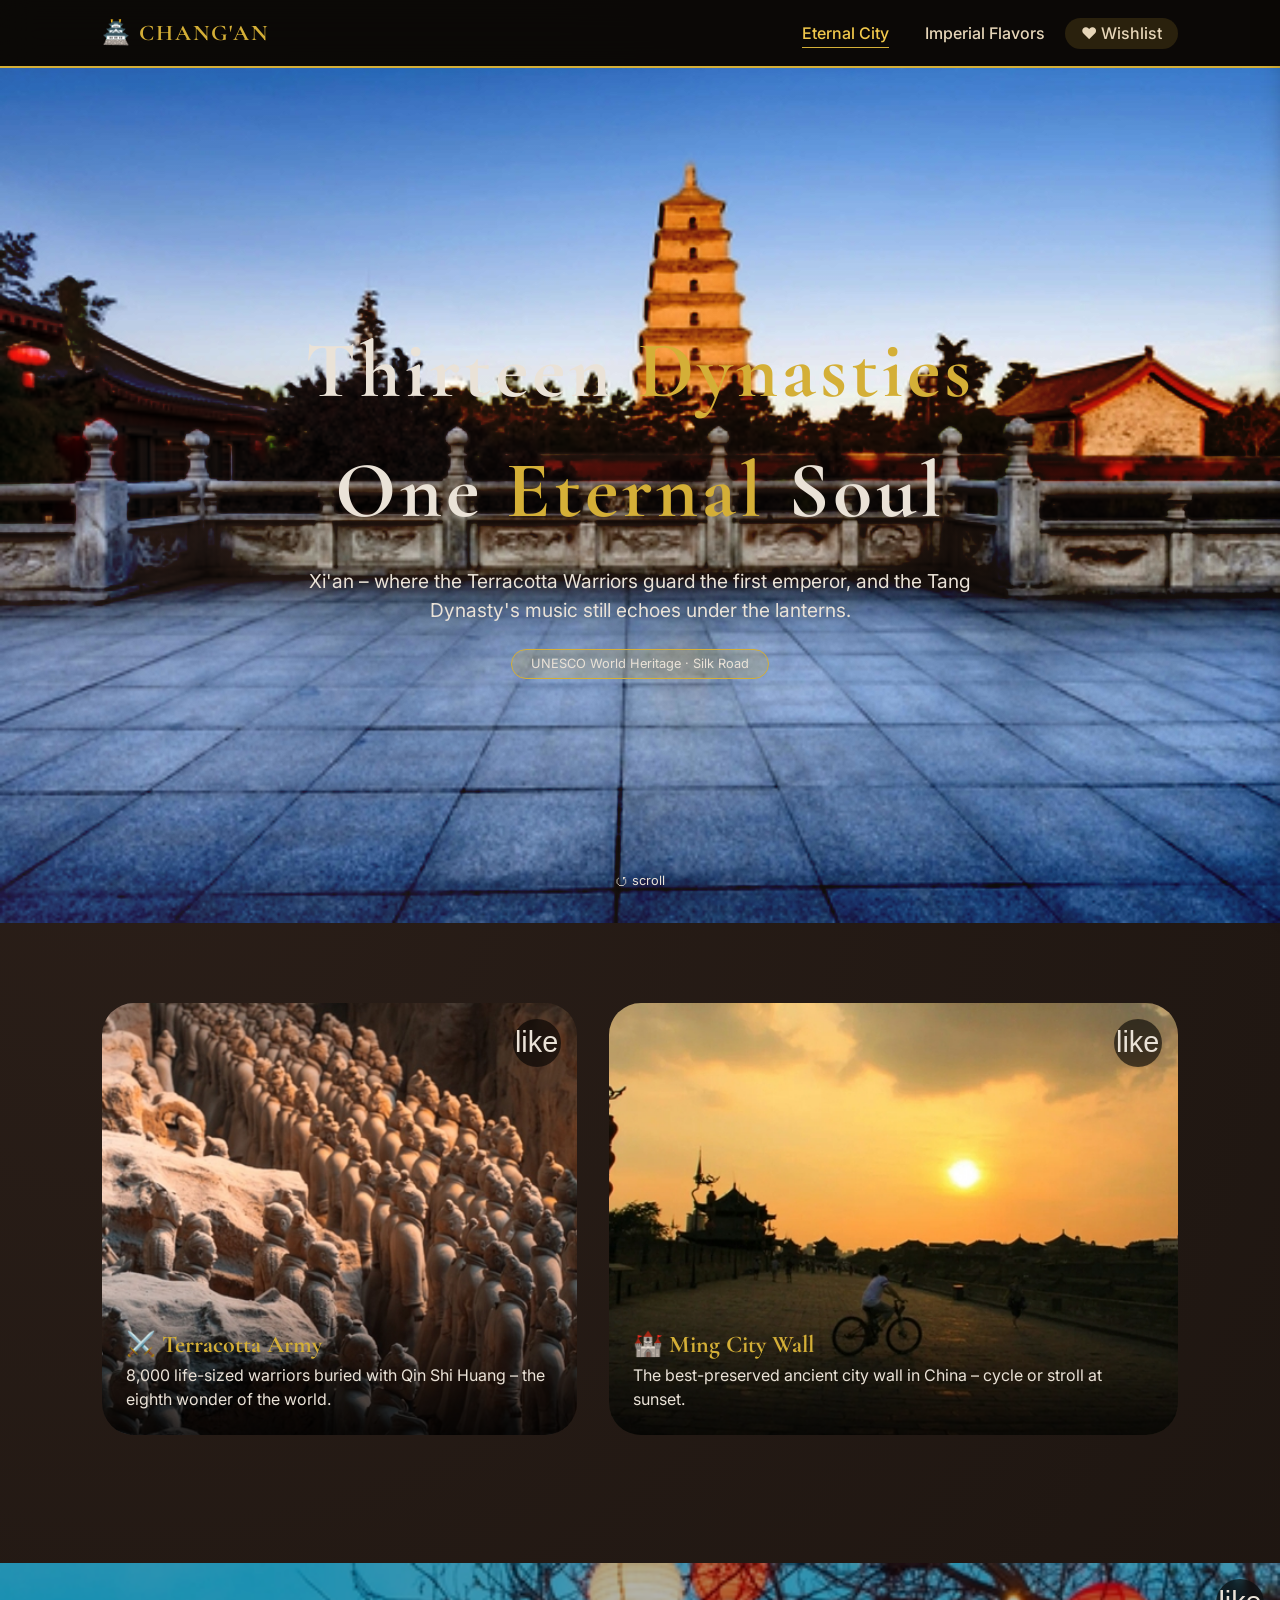
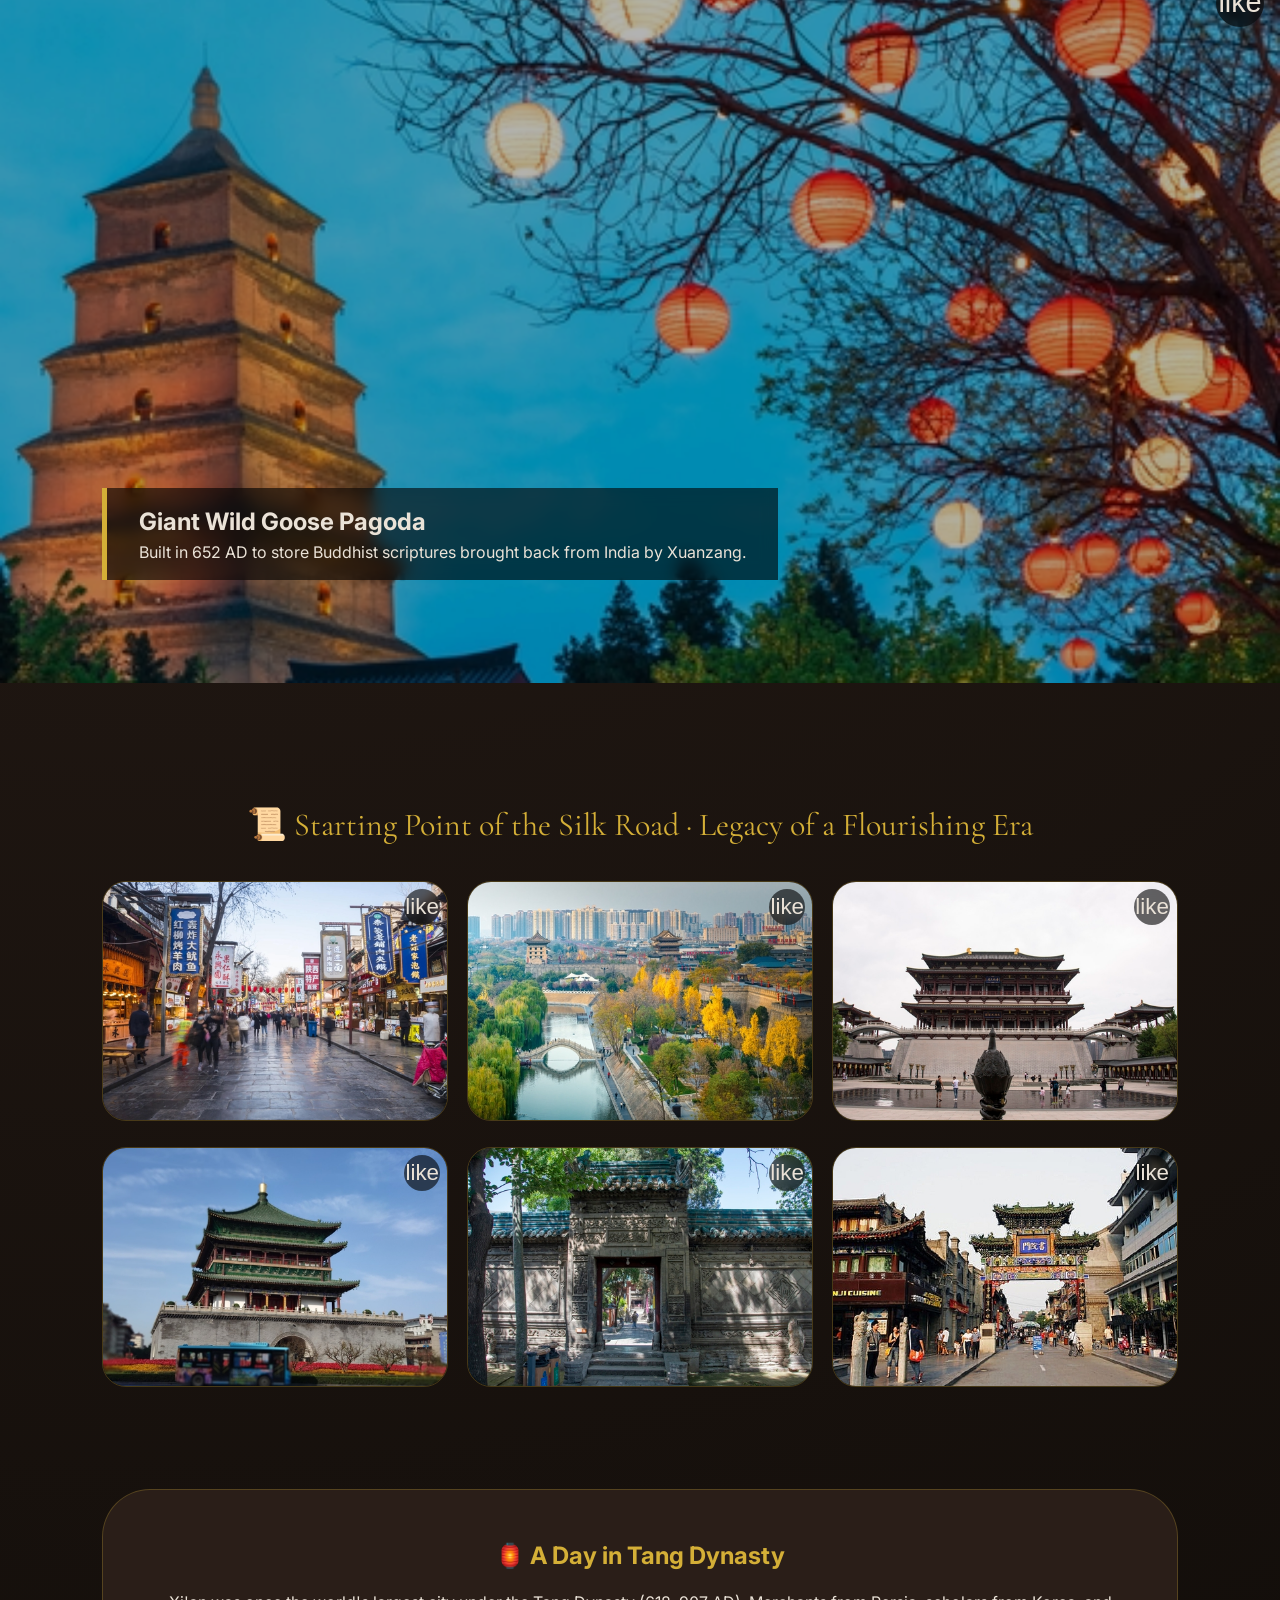
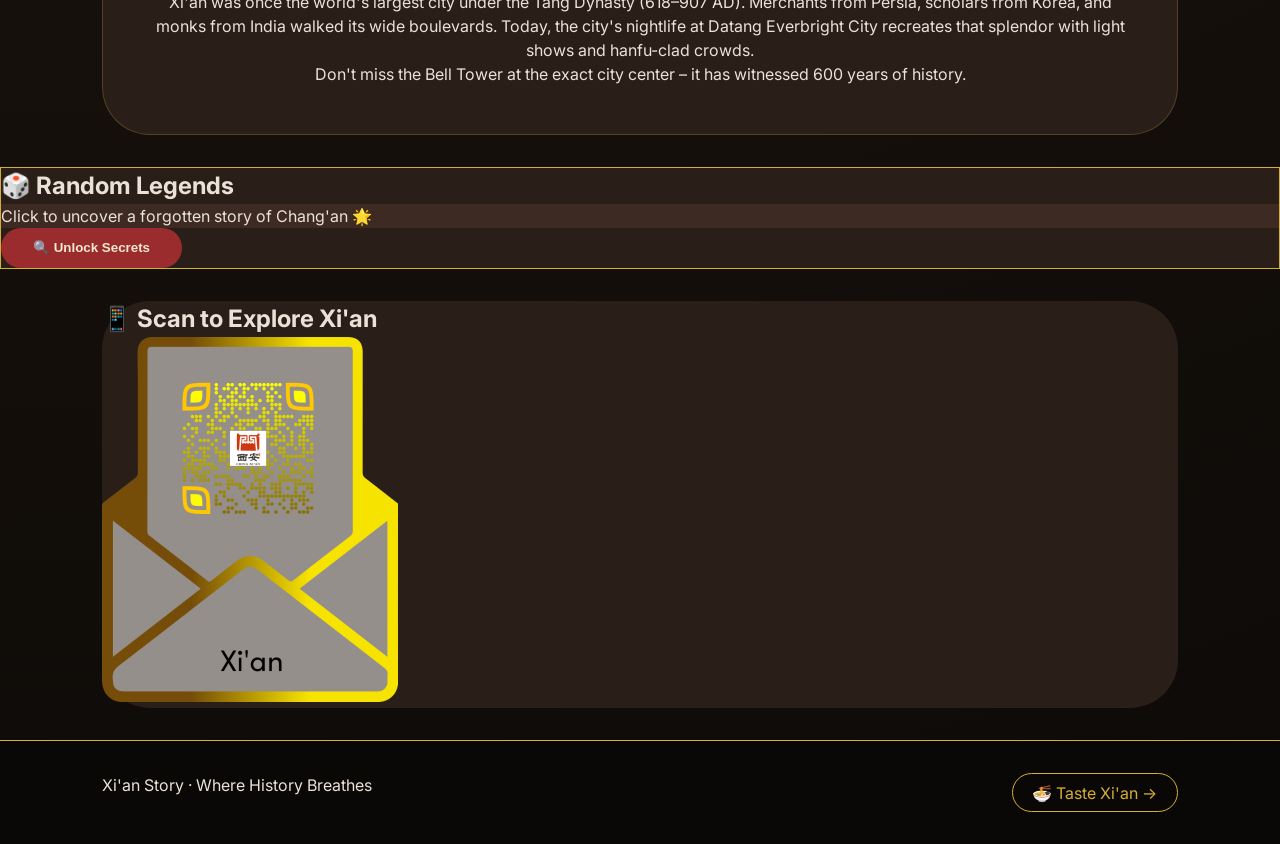
<file: index.html>
<!DOCTYPE html>
<html lang="en">
<head>
  <meta charset="UTF-8">
  <meta name="viewport" content="width=device-width, initial-scale=1.0">
  <title>Xi'an · Eternal Chang'an</title>
  <link rel="stylesheet" href="style.css">
  <link href="https://fonts.googleapis.com/css2?family=Cormorant+Garamond:ital,wght@0,400;0,500;0,600;0,700;1,400&family=Inter:opsz,wght@14..32,300;400;500;600;700&display=swap" rel="stylesheet">
<!-- Google tag (gtag.js) -->
<script async src="https://www.googletagmanager.com/gtag/js?id=G-RF5ZYP3XSM"></script>
<script>
  window.dataLayer = window.dataLayer || [];
  function gtag(){dataLayer.push(arguments);}
  gtag('js', new Date());

  gtag('config', 'G-RF5ZYP3XSM');
</script>
</head>
<body class="xian-page">

<header class="header-layered">
  <div class="header-bg"></div>
  <div class="header-content">
    <div class="logo">🏯 CHANG'AN</div>
    <nav>
      <a href="index.html" class="active">Eternal City</a>
      <a href="food.html">Imperial Flavors</a>
      <a href="#" id="wishlistNavBtn" class="wishlist-nav-link">❤️ Wishlist</a>
    </nav>
  </div>
</header>

<section class="hero-xian">
  <div class="hero-text">
    <h1>Thirteen <span class="gold">Dynasties</span><br>One <span class="gold">Eternal</span> Soul</h1>
    <p>Xi'an – where the Terracotta Warriors guard the first emperor, and the Tang Dynasty's music still echoes under the lanterns.</p>
    <div class="hero-badge">UNESCO World Heritage · Silk Road</div>
  </div>
  <div class="hero-scroll">⭯ scroll</div>
</section>

<section class="overlap-grid">
  <div class="overlap-card favorite-item" data-id="terracotta_army" data-name="Terracotta Army" data-type="attraction" data-image="images/terracotta.jpg">
    <img src="images/terracotta.jpg" alt="Terracotta Warriors">
    <div class="card-caption">
      <h2>⚔️ Terracotta Army</h2>
      <p>8,000 life-sized warriors buried with Qin Shi Huang – the eighth wonder of the world.</p>
    </div>
    <button class="fav-btn" data-fav="terracotta_army">🤍</button>
  </div>
  <div class="overlap-card wide favorite-item" data-id="city_wall" data-name="Ming City Wall" data-type="attraction" data-image="images/citywall.jpg">
    <img src="images/citywall.jpg" alt="Ancient City Wall">
    <div class="card-caption">
      <h2>🏰 Ming City Wall</h2>
      <p>The best-preserved ancient city wall in China – cycle or stroll at sunset.</p>
    </div>
    <button class="fav-btn" data-fav="city_wall">🤍</button>
  </div>
</section>

<section class="poem-bleed favorite-item" data-id="wild_goose_pagoda" data-name="Giant Wild Goose Pagoda" data-type="attraction" data-image="images/dayanta.jpg">
  <img src="images/dayanta.jpg" alt="Giant Wild Goose Pagoda">
  <div class="poem-overlay">
    <h2>Giant Wild Goose Pagoda</h2>
    <p>Built in 652 AD to store Buddhist scriptures brought back from India by Xuanzang.</p>
  </div>
  <button class="fav-btn" data-fav="wild_goose_pagoda">🤍</button>
</section>

<section class="mosaic-gallery">
  <div class="mosaic-title">📜 Starting Point of the Silk Road · Legacy of a Flourishing Era</div>
  <div class="mosaic-grid">
    <div class="grid-item favorite-item" data-id="muslim_quarter" data-name="Muslim Quarter" data-type="attraction" data-image="images/muslimquarter.jpg">
      <img src="images/muslimquarter.jpg" alt="Muslim Quarter">
      <button class="fav-btn small-fav" data-fav="muslim_quarter">🤍</button>
    </div>
    <div class="grid-item favorite-item" data-id="huanchengpark" data-name="City Moat Park" data-type="attraction" data-image="images/huanchengpark.jpg">
      <img src="images/huanchengpark.jpg" alt="City moat park">
      <button class="fav-btn small-fav" data-fav="huanchengpark">🤍</button>
    </div>
    <div class="grid-item favorite-item" data-id="tangpalace" data-name="Tang Paradise" data-type="attraction" data-image="images/tangpalace.jpg">
      <img src="images/tangpalace.jpg" alt="Tang Paradise">
      <button class="fav-btn small-fav" data-fav="tangpalace">🤍</button>
    </div>
    <div class="grid-item favorite-item" data-id="belltower" data-name="Bell Tower" data-type="attraction" data-image="images/belltower.jpg">
      <img src="images/belltower.jpg" alt="Bell Tower">
      <button class="fav-btn small-fav" data-fav="belltower">🤍</button>
    </div>
    <div class="grid-item favorite-item" data-id="greatmosque" data-name="Great Mosque" data-type="attraction" data-image="images/greatmosque.jpg">
      <img src="images/greatmosque.jpg" alt="Great Mosque">
      <button class="fav-btn small-fav" data-fav="greatmosque">🤍</button>
    </div>
    <div class="grid-item favorite-item" data-id="shuyuanmen" data-name="Shuyuanmen Culture Street" data-type="attraction" data-image="images/shuyuanmen.jpg">
      <img src="images/shuyuanmen.jpg" alt="Shuyuanmen culture street">
      <button class="fav-btn small-fav" data-fav="shuyuanmen">🤍</button>
    </div>
  </div>
</section>

<section class="rich-text">
  <h2>🏮 A Day in Tang Dynasty</h2>
  <p>Xi'an was once the world's largest city under the Tang Dynasty (618–907 AD). Merchants from Persia, scholars from Korea, and monks from India walked its wide boulevards. Today, the city's nightlife at Datang Everbright City recreates that splendor with light shows and hanfu-clad crowds.</p>
  <p>Don't miss the Bell Tower at the exact city center – it has witnessed 600 years of history.</p>
</section>

<section class="interactive-module xian-module">
  <div class="module-inner">
    <h2>🎲 Random Legends</h2>
    <div class="fact-card" id="factDisplay">
      <p id="funFactText">Click to uncover a forgotten story of Chang'an 🌟</p>
    </div>
    <button class="vibrant-btn" id="randomFactBtn">🔍 Unlock Secrets</button>
  </div>
</section>

<section class="qr-center xian-qr">
  <h2>📱 Scan to Explore Xi'an</h2>
  <img src="images/qr.png" alt="QR code">
</section>

<footer class="footer-xian">
  <p>Xi'an Story · Where History Breathes</p>
  <a href="food.html" class="footer-link">🍜 Taste Xi'an →</a>
</footer>

<div id="lightbox" class="lightbox">
  <span class="close-lightbox">&times;</span>
  <img class="lightbox-content" id="lightbox-img">
</div>

<!-- Wishlist Sidebar -->
<div id="wishlistSidebar" class="wishlist-sidebar">
  <div class="wishlist-header">
    <h3>❤️ My Wishlist</h3>
    <button id="closeWishlistBtn" class="close-wishlist">&times;</button>
  </div>
  <div id="wishlistItemsContainer" class="wishlist-items">
    <p class="empty-wishlist-msg">Your wishlist is empty. Click the 🤍 button on any attraction or dish to save it here.</p>
  </div>
  <div class="wishlist-footer">
    <button id="shareWishlistBtn" class="vibrant-btn small-share">📤 Share Wishlist</button>
    <button id="clearWishlistBtn" class="vibrant-btn small-clear">🗑️ Clear All</button>
  </div>
</div>
<div id="wishlistOverlay" class="wishlist-overlay"></div>

<!-- Exit Popup Modal -->
<div id="exitPopup" class="exit-popup">
  <div class="exit-popup-content">
    <span class="close-exit-popup">&times;</span>
    <h3>🍜 Before you leave...</h3>
    <p>Discover the hidden flavors of Xi'an! Get exclusive food & travel tips straight to your inbox.</p>
    <input type="email" placeholder="Your email address" id="exitEmailInput">
    <button id="exitSubscribeBtn" class="vibrant-btn">Stay Inspired ✨</button>
    <p class="exit-note">No spam, just timeless Chang'an stories.</p>
  </div>
</div>

<script src="script.js"></script>
</body>
</html>
</file>
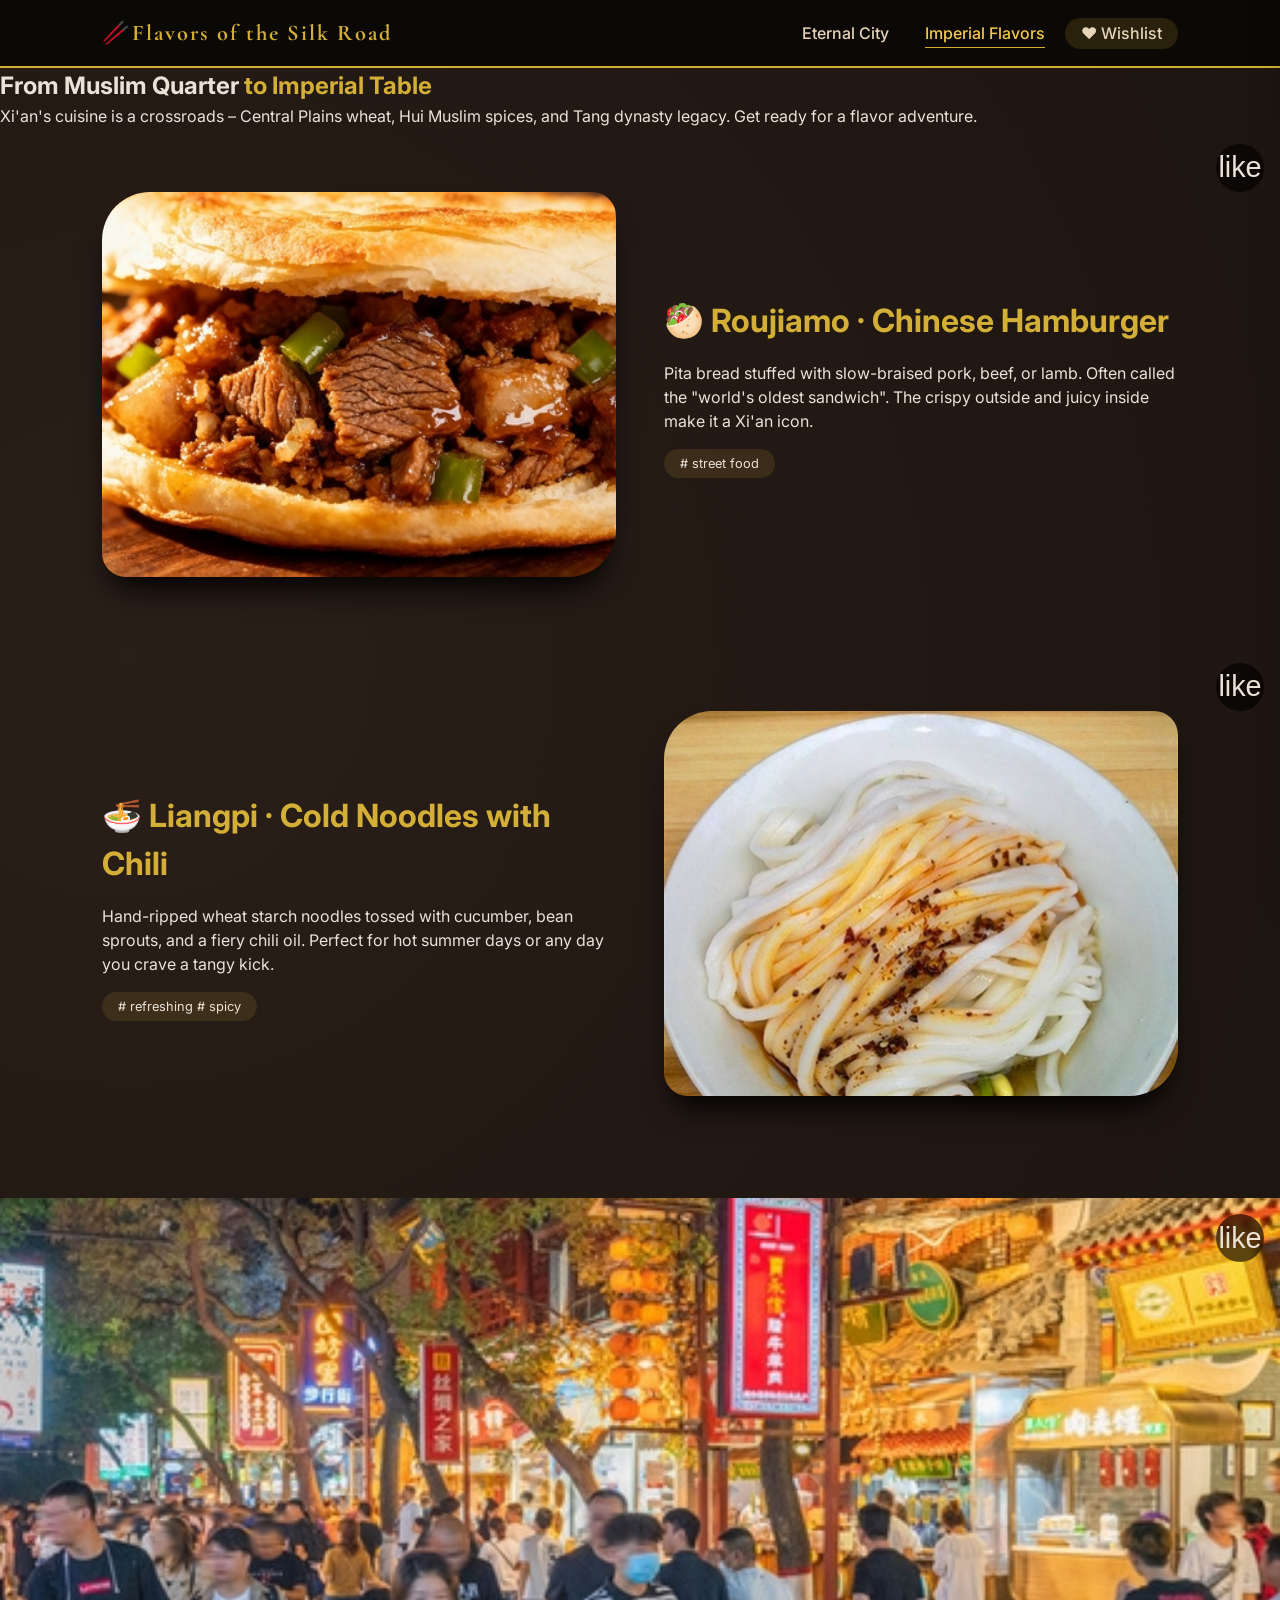
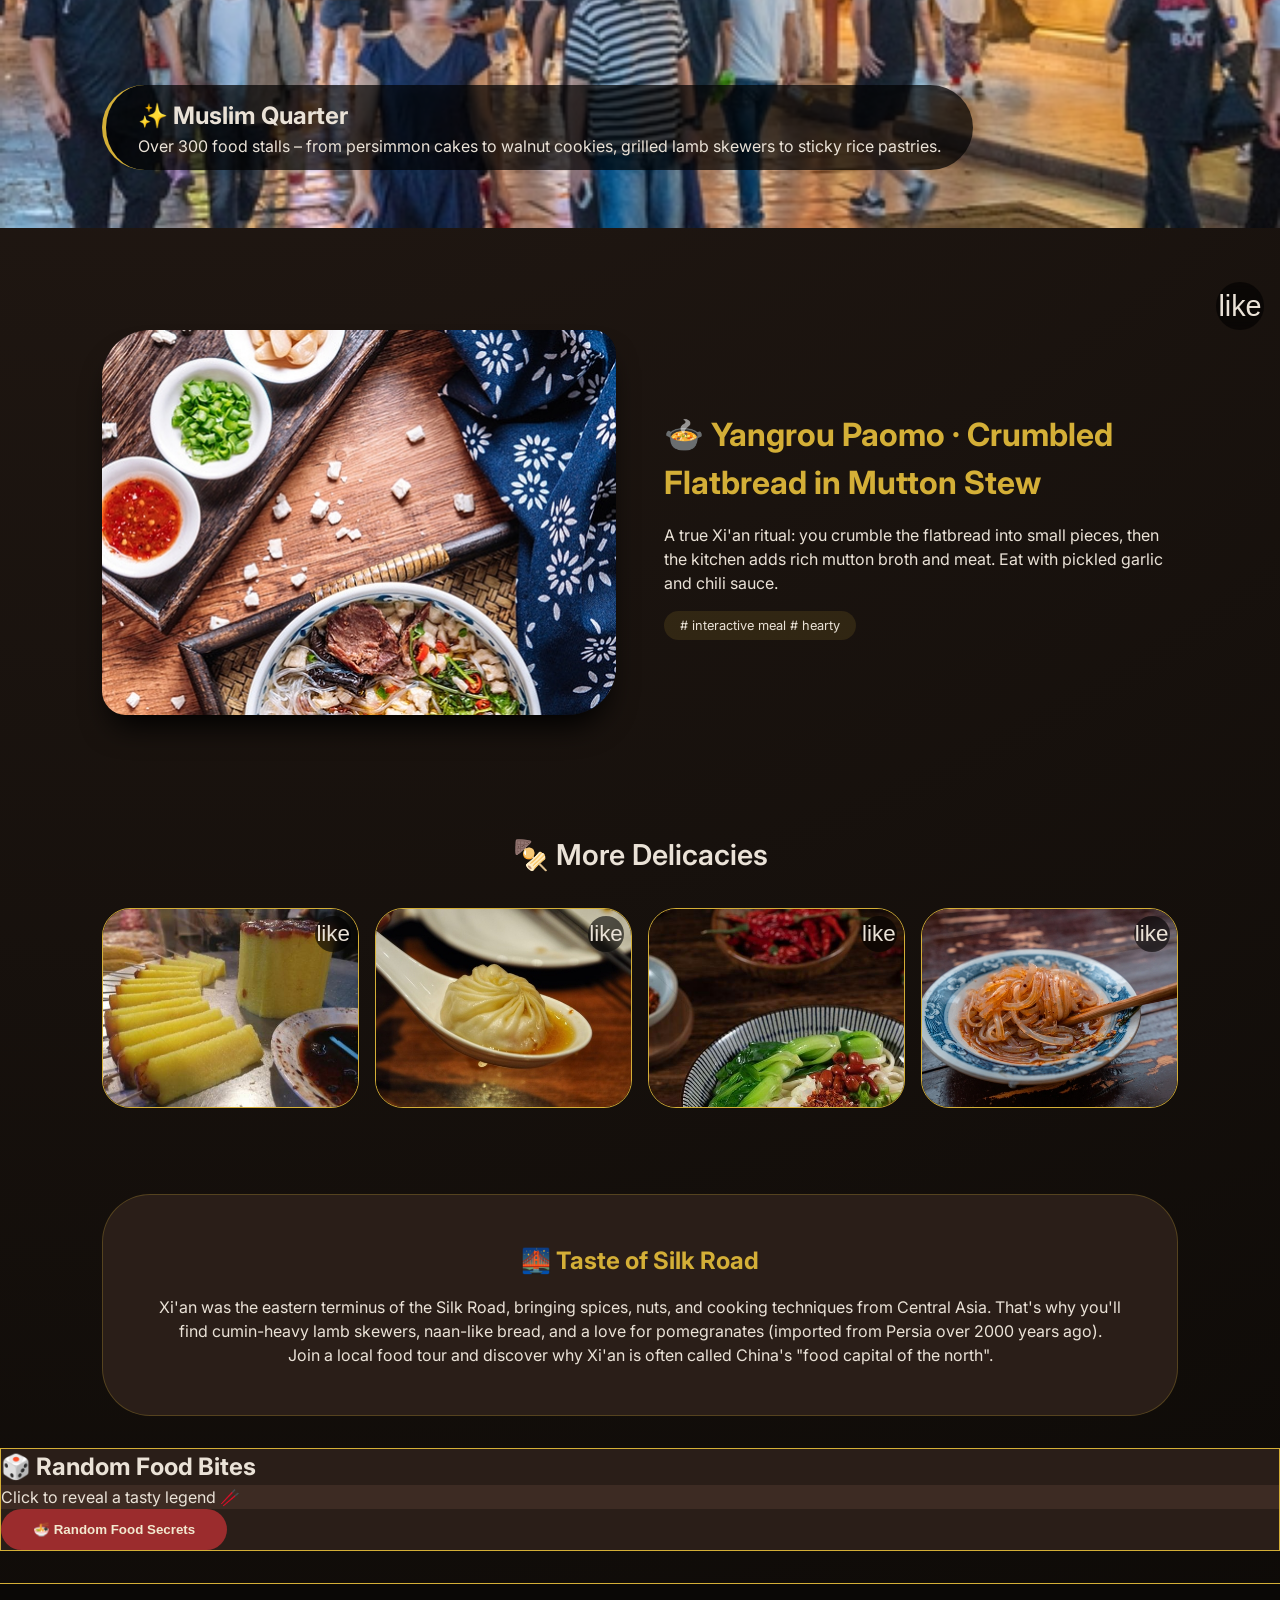
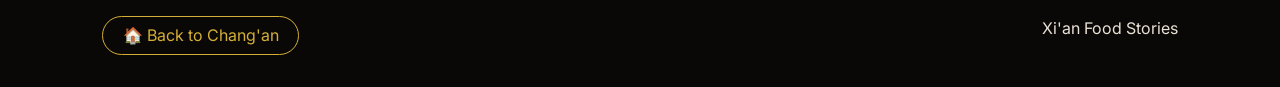
<file: food.html>
<!DOCTYPE html>
<html lang="en">
<head>
  <meta charset="UTF-8">
  <meta name="viewport" content="width=device-width, initial-scale=1.0">
  <title>Xi'an Food · A Bite of Chang'an</title>
  <link rel="stylesheet" href="style.css">
  <link href="https://fonts.googleapis.com/css2?family=Cormorant+Garamond:ital,wght@0,400;0,500;0,600;0,700;1,400&family=Inter:opsz,wght@14..32,300;400;500;600;700&display=swap" rel="stylesheet">
</head>
<body class="xian-page food-xian">

<header class="header-layered">
  <div class="header-bg"></div>
  <div class="header-content">
    <div class="logo">🥢Flavors of the Silk Road</div>
    <nav>
      <a href="index.html">Eternal City</a>
      <a href="food.html" class="active">Imperial Flavors</a>
      <a href="#" id="wishlistNavBtn" class="wishlist-nav-link">❤️ Wishlist</a>
    </nav>
  </div>
</header>

<section class="food-hero-xian">
  <div class="food-hero-bg"></div>
  <div class="food-hero-text">
    <h1>From Muslim Quarter <span class="gold">to Imperial Table</span></h1>
    <p>Xi'an's cuisine is a crossroads – Central Plains wheat, Hui Muslim spices, and Tang dynasty legacy. Get ready for a flavor adventure.</p>
  </div>
</section>

<section class="dish-showcase favorite-item" data-id="roujiamo" data-name="Roujiamo (Chinese Hamburger)" data-type="food" data-image="images/roujiamo.jpg">
  <div class="dish-img">
    <img src="images/roujiamo.jpg" alt="Roujiamo">
  </div>
  <div class="dish-desc">
    <h2>🥙 Roujiamo · Chinese Hamburger</h2>
    <p>Pita bread stuffed with slow-braised pork, beef, or lamb. Often called the "world's oldest sandwich". The crispy outside and juicy inside make it a Xi'an icon.</p>
    <div class="dish-tag"># street food</div>
  </div>
  <button class="fav-btn" data-fav="roujiamo">🤍</button>
</section>

<section class="dish-showcase reverse favorite-item" data-id="liangpi" data-name="Liangpi (Cold Noodles)" data-type="food" data-image="images/liangpi.jpg">
  <div class="dish-img">
    <img src="images/liangpi.jpg" alt="Liangpi cold noodles">
  </div>
  <div class="dish-desc">
    <h2>🍜 Liangpi · Cold Noodles with Chili</h2>
    <p>Hand-ripped wheat starch noodles tossed with cucumber, bean sprouts, and a fiery chili oil. Perfect for hot summer days or any day you crave a tangy kick.</p>
    <div class="dish-tag"># refreshing # spicy</div>
  </div>
  <button class="fav-btn" data-fav="liangpi">🤍</button>
</section>

<section class="food-full favorite-item" data-id="muslim_quarter_night" data-name="Muslim Quarter Night Market" data-type="food" data-image="images/muslimquarter_night.jpg">
  <img src="images/muslimquarter_night.jpg" alt="Muslim Quarter at night">
  <div class="food-full-caption">
    <h2>✨ Muslim Quarter</h2>
    <p>Over 300 food stalls – from persimmon cakes to walnut cookies, grilled lamb skewers to sticky rice pastries.</p>
  </div>
  <button class="fav-btn" data-fav="muslim_quarter_night">🤍</button>
</section>

<section class="dish-showcase favorite-item" data-id="yangrou_paomo" data-name="Yangrou Paomo (Mutton Stew)" data-type="food" data-image="images/paomo.jpg">
  <div class="dish-img">
    <img src="images/paomo.jpg" alt="Yangrou Paomo">
  </div>
  <div class="dish-desc">
    <h2>🍲 Yangrou Paomo · Crumbled Flatbread in Mutton Stew</h2>
    <p>A true Xi'an ritual: you crumble the flatbread into small pieces, then the kitchen adds rich mutton broth and meat. Eat with pickled garlic and chili sauce.</p>
    <div class="dish-tag"># interactive meal # hearty</div>
  </div>
  <button class="fav-btn" data-fav="yangrou_paomo">🤍</button>
</section>

<section class="snack-gallery">
  <div class="gallery-header">🍢 More Delicacies</div>
  <div class="snack-grid">
    <div class="snack-item favorite-item" data-id="jujube_cake" data-name="Jujube Cake" data-type="food" data-image="images/zaozipudding.jpg">
      <img src="images/zaozipudding.jpg" alt="Jujube cake">
      <button class="fav-btn small-fav" data-fav="jujube_cake">🤍</button>
    </div>
    <div class="snack-item favorite-item" data-id="guantangbao" data-name="Guan Tang Bao (Soup Dumplings)" data-type="food" data-image="images/guantangbao.jpg">
      <img src="images/guantangbao.jpg" alt="Guan Tang Bao (soup dumplings)">
      <button class="fav-btn small-fav" data-fav="guantangbao">🤍</button>
    </div>
    <div class="snack-item favorite-item" data-id="youpomian" data-name="Youpo Noodles" data-type="food" data-image="images/youpomian.jpg">
      <img src="images/youpomian.jpg" alt="Youpo Noodles">
      <button class="fav-btn small-fav" data-fav="youpomian">🤍</button>
    </div>
    <div class="snack-item favorite-item" data-id="liangfen" data-name="Liangfen Jelly" data-type="food" data-image="images/liangfen.jpg">
      <img src="images/liangfen.jpg" alt="Liangfen jelly">
      <button class="fav-btn small-fav" data-fav="liangfen">🤍</button>
    </div>
  </div>
</section>

<section class="rich-text">
  <h2>🌉 Taste of Silk Road</h2>
  <p>Xi'an was the eastern terminus of the Silk Road, bringing spices, nuts, and cooking techniques from Central Asia. That's why you'll find cumin-heavy lamb skewers, naan-like bread, and a love for pomegranates (imported from Persia over 2000 years ago).</p>
  <p>Join a local food tour and discover why Xi'an is often called China's "food capital of the north".</p>
</section>

<section class="interactive-module xian-module">
  <div class="module-inner">
    <h2>🎲 Random Food Bites</h2>
    <div class="fact-card" id="foodFactDisplay">
      <p id="funFactText">Click to reveal a tasty legend 🥢</p>
    </div>
    <button class="vibrant-btn" id="randomFoodFactBtn">🍜 Random Food Secrets</button>
  </div>
</section>

<footer class="footer-xian">
  <a href="index.html" class="footer-link">🏠 Back to Chang'an</a>
  <p>Xi'an Food Stories</p>
</footer>

<div id="lightbox" class="lightbox">
  <span class="close-lightbox">&times;</span>
  <img class="lightbox-content" id="lightbox-img">
</div>

<!-- Wishlist Sidebar (same as index) -->
<div id="wishlistSidebar" class="wishlist-sidebar">
  <div class="wishlist-header">
    <h3>❤️ My Wishlist</h3>
    <button id="closeWishlistBtn" class="close-wishlist">&times;</button>
  </div>
  <div id="wishlistItemsContainer" class="wishlist-items">
    <p class="empty-wishlist-msg">Your wishlist is empty. Click the 🤍 button on any dish or place to save it here.</p>
  </div>
  <div class="wishlist-footer">
    <button id="shareWishlistBtn" class="vibrant-btn small-share">📤 Share Wishlist</button>
    <button id="clearWishlistBtn" class="vibrant-btn small-clear">🗑️ Clear All</button>
  </div>
</div>
<div id="wishlistOverlay" class="wishlist-overlay"></div>

<!-- Exit Popup Modal -->
<div id="exitPopup" class="exit-popup">
  <div class="exit-popup-content">
    <span class="close-exit-popup">&times;</span>
    <h3>🍜 Before you leave...</h3>
    <p>Discover the hidden flavors of Xi'an! Get exclusive food & travel tips straight to your inbox.</p>
    <input type="email" placeholder="Your email address" id="exitEmailInput">
    <button id="exitSubscribeBtn" class="vibrant-btn">Stay Inspired ✨</button>
    <p class="exit-note">No spam, just timeless Chang'an stories.</p>
  </div>
</div>

<script src="script.js"></script>
</body>
</html>
</file>
<file: style.css>
* {
  margin: 0;
  padding: 0;
  box-sizing: border-box;
}

body {
  font-family: 'Inter', sans-serif;
  background: #0A0806;
  color: #EAE2D7;
  line-height: 1.5;
}

.xian-page {
  background: #1A1512;
  background-image: radial-gradient(circle at 10% 20%, #2A1E18 0%, #0D0A07 100%);
}

/* header with layered gold line */
.header-layered {
  position: sticky;
  top: 0;
  z-index: 100;
  background: rgba(10, 8, 6, 0.92);
  backdrop-filter: blur(16px);
  border-bottom: 2px solid #D4AF37;
  padding: 1rem 8%;
}
.header-content {
  display: flex;
  justify-content: space-between;
  align-items: center;
  flex-wrap: wrap;
}
.logo {
  font-family: 'Cormorant Garamond', serif;
  font-size: 1.4rem;
  font-weight: 700;
  letter-spacing: 2px;
  color: #D4AF37;
}
nav a {
  color: #E6D5B8;
  text-decoration: none;
  margin-left: 2rem;
  font-weight: 500;
  padding-bottom: 4px;
  border-bottom: 1px solid transparent;
  transition: 0.2s;
}
nav a.active, nav a:hover {
  border-bottom-color: #D4AF37;
  color: #F2C94C;
}
.wishlist-nav-link {
  background: rgba(212, 175, 55, 0.15);
  border-radius: 40px;
  padding: 0.3rem 1rem;
  margin-left: 1rem;
}

/* Hero Xi'an */
.hero-xian {
  min-height: 95vh;
  background: linear-gradient(115deg, #2D1C16, #140E0A), url('images/xian_hero_bg.jpg') center/cover no-repeat;
  background-blend-mode: overlay;
  display: flex;
  flex-direction: column;
  justify-content: center;
  align-items: center;
  text-align: center;
  position: relative;
}
.hero-text h1 {
  font-size: clamp(2.5rem, 9vw, 5rem);
  font-family: 'Cormorant Garamond', serif;
  font-weight: 700;
  letter-spacing: 4px;
  margin-bottom: 1rem;
}
.gold {
  color: #D4AF37;
}
.hero-text p {
  max-width: 700px;
  font-size: 1.2rem;
  margin-bottom: 1.5rem;
}
.hero-badge {
  background: rgba(212, 175, 55, 0.2);
  border: 1px solid #D4AF37;
  display: inline-block;
  padding: 0.3rem 1.2rem;
  border-radius: 40px;
  font-size: 0.8rem;
}
.hero-scroll {
  position: absolute;
  bottom: 2rem;
  font-size: 0.8rem;
  animation: bounce 2s infinite;
}

/* overlapping grid */
.overlap-grid {
  display: grid;
  grid-template-columns: 1fr 1.2fr;
  gap: 2rem;
  padding: 5rem 8%;
}
.overlap-card {
  position: relative;
  border-radius: 32px;
  overflow: hidden;
  transition: 0.3s;
}
.overlap-card img {
  width: 100%;
  height: 100%;
  object-fit: cover;
  transition: 0.4s;
}
.overlap-card:hover img {
  transform: scale(1.03);
}
.card-caption {
  position: absolute;
  bottom: 0;
  left: 0;
  right: 0;
  background: linear-gradient(to top, #000000CC, transparent);
  padding: 1.5rem;
}
.card-caption h2 {
  font-family: 'Cormorant Garamond', serif;
  color: #D4AF37;
}
.wide {
  grid-row: span 1;
}
@media (max-width: 768px) {
  .overlap-grid { grid-template-columns: 1fr; }
}

/* poem bleed */
.poem-bleed {
  position: relative;
  margin: 3rem 0;
}
.poem-bleed img {
  width: 100%;
  max-height: 80vh;
  object-fit: cover;
  filter: brightness(0.7);
}
.poem-overlay {
  position: absolute;
  bottom: 15%;
  left: 8%;
  background: rgba(0,0,0,0.6);
  border-left: 5px solid #D4AF37;
  padding: 1rem 2rem;
  backdrop-filter: blur(8px);
}

/* mosaic gallery 2x3 */
.mosaic-gallery {
  padding: 4rem 8%;
}
.mosaic-title {
  font-size: 2rem;
  font-family: 'Cormorant Garamond', serif;
  text-align: center;
  margin-bottom: 2rem;
  color: #D4AF37;
}
.mosaic-grid {
  display: grid;
  grid-template-columns: repeat(3, 1fr);
  gap: 1.2rem;
}
.mosaic-grid img {
  width: 100%;
  height: 240px;
  object-fit: cover;
  border-radius: 24px;
  border: 1px solid #D4AF3740;
  transition: 0.3s;
}
.mosaic-grid img:hover {
  transform: translateY(-5px);
  border-color: #D4AF37;
}
@media (max-width: 768px) {
  .mosaic-grid { grid-template-columns: repeat(2,1fr); }
}

/* rich text block */
.rich-text {
  background: #2A1E18;
  margin: 2rem 8%;
  padding: 3rem;
  border-radius: 48px;
  text-align: center;
  border: 1px solid #D4AF3740;
}
.rich-text h2 {
  color: #D4AF37;
  margin-bottom: 1rem;
}

/* dish showcase (for food page) */
.dish-showcase {
  display: flex;
  align-items: center;
  gap: 3rem;
  padding: 4rem 8%;
  position: relative;
}
.dish-showcase.reverse {
  flex-direction: row-reverse;
}
.dish-img {
  flex: 1;
}
.dish-img img {
  width: 100%;
  border-radius: 48px 24px 48px 24px;
  box-shadow: 0 20px 30px -10px black;
}
.dish-desc {
  flex: 1;
}
.dish-desc h2 {
  font-size: 2rem;
  color: #D4AF37;
  margin-bottom: 1rem;
}
.dish-tag {
  display: inline-block;
  background: #D4AF3720;
  padding: 0.3rem 1rem;
  border-radius: 40px;
  font-size: 0.8rem;
  margin-top: 1rem;
}
@media (max-width: 768px) {
  .dish-showcase, .dish-showcase.reverse { flex-direction: column; }
}

/* food full width */
.food-full {
  position: relative;
  margin: 2rem 0;
}
.food-full img {
  width: 100%;
  max-height: 70vh;
  object-fit: cover;
}
.food-full-caption {
  position: absolute;
  bottom: 10%;
  left: 8%;
  background: rgba(0,0,0,0.7);
  padding: 0.8rem 2rem;
  border-radius: 60px;
  border-left: 4px solid #D4AF37;
}

/* snack gallery 4 grid */
.snack-gallery {
  padding: 3rem 8%;
}
.gallery-header {
  font-size: 1.8rem;
  text-align: center;
  margin-bottom: 2rem;
  font-weight: 600;
}
.snack-grid {
  display: grid;
  grid-template-columns: repeat(4, 1fr);
  gap: 1rem;
}
.snack-grid img {
  width: 100%;
  height: 200px;
  object-fit: cover;
  border-radius: 28px;
  border: 1px solid #D4AF37;
}
@media (max-width: 768px) {
  .snack-grid { grid-template-columns: repeat(2,1fr); }
}

/* interactive module xian */
.xian-module .module-inner {
  background: #2A1E18;
  border: 1px solid #D4AF37;
}
.xian-module .fact-card {
  background: #3D2B23;
}
.vibrant-btn {
  background: #9B2C2D;
  border: none;
  color: #F2E8CF;
  padding: 0.8rem 2rem;
  border-radius: 60px;
  font-weight: bold;
  transition: 0.2s;
  cursor: pointer;
}
.vibrant-btn:hover {
  background: #D4AF37;
  color: #1A1512;
}
.qr-center.xian-qr {
  background: #2A1E18;
  border-radius: 48px;
  margin: 2rem 8%;
}
.footer-xian {
  background: #0A0806;
  border-top: 1px solid #D4AF37;
  display: flex;
  justify-content: space-between;
  padding: 2rem 8%;
  margin-top: 2rem;
  flex-wrap: wrap;
}
.footer-link {
  color: #D4AF37;
  text-decoration: none;
  border: 1px solid #D4AF37;
  padding: 0.4rem 1.2rem;
  border-radius: 40px;
}
.lightbox {
  display: none;
  position: fixed;
  top:0; left:0;
  width:100%; height:100%;
  background: rgba(0,0,0,0.95);
  backdrop-filter: blur(12px);
  z-index: 1000;
  justify-content: center;
  align-items: center;
}
.lightbox-content {
  max-width: 85%;
  max-height: 85%;
  border-radius: 28px;
}
.close-lightbox {
  position: absolute;
  top: 30px; right: 40px;
  font-size: 40px;
  color: white;
  cursor: pointer;
}
.hidden {
  opacity: 0;
  transform: translateY(40px);
  transition: 0.6s cubic-bezier(0.2,0.9,0.4,1.1);
}
.show {
  opacity: 1;
  transform: translateY(0);
}
@keyframes bounce {
  0%,100%{ transform: translateY(0);}
  50%{ transform: translateY(8px);}
}

/* ========== WISHLIST BUTTONS ========== */
.favorite-item {
  position: relative;
}
.fav-btn {
  position: absolute;
  top: 1rem;
  right: 1rem;
  background: rgba(0,0,0,0.6);
  border: none;
  font-size: 1.8rem;
  cursor: pointer;
  border-radius: 50%;
  width: 48px;
  height: 48px;
  display: flex;
  align-items: center;
  justify-content: center;
  backdrop-filter: blur(4px);
  transition: 0.2s;
  color: #EAE2D7;
  z-index: 5;
}
.fav-btn.small-fav {
  width: 36px;
  height: 36px;
  font-size: 1.4rem;
  top: 0.5rem;
  right: 0.5rem;
}
.fav-btn:hover {
  background: #D4AF37;
  color: #1A1512;
  transform: scale(1.05);
}
.fav-btn.active {
  background: #D4AF37;
  color: #9B2C2D;
}

/* Wishlist Sidebar */
.wishlist-sidebar {
  position: fixed;
  top: 0;
  right: -400px;
  width: 380px;
  max-width: 90vw;
  height: 100%;
  background: #1A1512;
  border-left: 3px solid #D4AF37;
  z-index: 2000;
  transition: right 0.3s ease;
  display: flex;
  flex-direction: column;
  box-shadow: -5px 0 30px rgba(0,0,0,0.5);
}
.wishlist-sidebar.open {
  right: 0;
}
.wishlist-overlay {
  position: fixed;
  top: 0;
  left: 0;
  width: 100%;
  height: 100%;
  background: rgba(0,0,0,0.7);
  z-index: 1999;
  display: none;
}
.wishlist-overlay.show {
  display: block;
}
.wishlist-header {
  padding: 1.5rem;
  border-bottom: 1px solid #D4AF37;
  display: flex;
  justify-content: space-between;
  align-items: center;
}
.wishlist-header h3 {
  font-family: 'Cormorant Garamond', serif;
  color: #D4AF37;
  font-size: 1.6rem;
}
.close-wishlist {
  background: none;
  border: none;
  font-size: 2rem;
  cursor: pointer;
  color: #EAE2D7;
}
.wishlist-items {
  flex: 1;
  overflow-y: auto;
  padding: 1rem;
}
.wishlist-item {
  display: flex;
  gap: 1rem;
  padding: 0.8rem;
  border-bottom: 1px solid #D4AF3740;
  align-items: center;
}
.wishlist-item img {
  width: 60px;
  height: 60px;
  object-fit: cover;
  border-radius: 12px;
}
.wishlist-item-info {
  flex: 1;
}
.wishlist-item-info h4 {
  font-size: 1rem;
  margin-bottom: 0.2rem;
}
.wishlist-item-info p {
  font-size: 0.75rem;
  opacity: 0.7;
}
.remove-wishlist-item {
  background: none;
  border: none;
  font-size: 1.2rem;
  cursor: pointer;
  color: #9B2C2D;
}
.wishlist-footer {
  padding: 1rem;
  display: flex;
  gap: 1rem;
  border-top: 1px solid #D4AF37;
}
.small-share, .small-clear {
  padding: 0.5rem 1rem;
  font-size: 0.85rem;
}
.empty-wishlist-msg {
  text-align: center;
  opacity: 0.7;
  padding: 2rem;
}

/* Exit Popup */
.exit-popup {
  display: none;
  position: fixed;
  top: 0;
  left: 0;
  width: 100%;
  height: 100%;
  background: rgba(0,0,0,0.85);
  backdrop-filter: blur(8px);
  z-index: 3000;
  justify-content: center;
  align-items: center;
}
.exit-popup.show-exit {
  display: flex;
}
.exit-popup-content {
  background: #2A1E18;
  border: 2px solid #D4AF37;
  border-radius: 32px;
  padding: 2rem;
  max-width: 450px;
  text-align: center;
  position: relative;
  color: #EAE2D7;
}
.exit-popup-content h3 {
  font-size: 1.8rem;
  margin-bottom: 1rem;
  color: #D4AF37;
}
.exit-popup-content input {
  width: 100%;
  padding: 0.8rem;
  margin: 1rem 0;
  border-radius: 60px;
  border: none;
  background: #3D2B23;
  color: white;
}
.exit-note {
  font-size: 0.7rem;
  margin-top: 1rem;
  opacity: 0.6;
}
.close-exit-popup {
  position: absolute;
  top: 15px;
  right: 20px;
  font-size: 28px;
  cursor: pointer;
}
</file>
